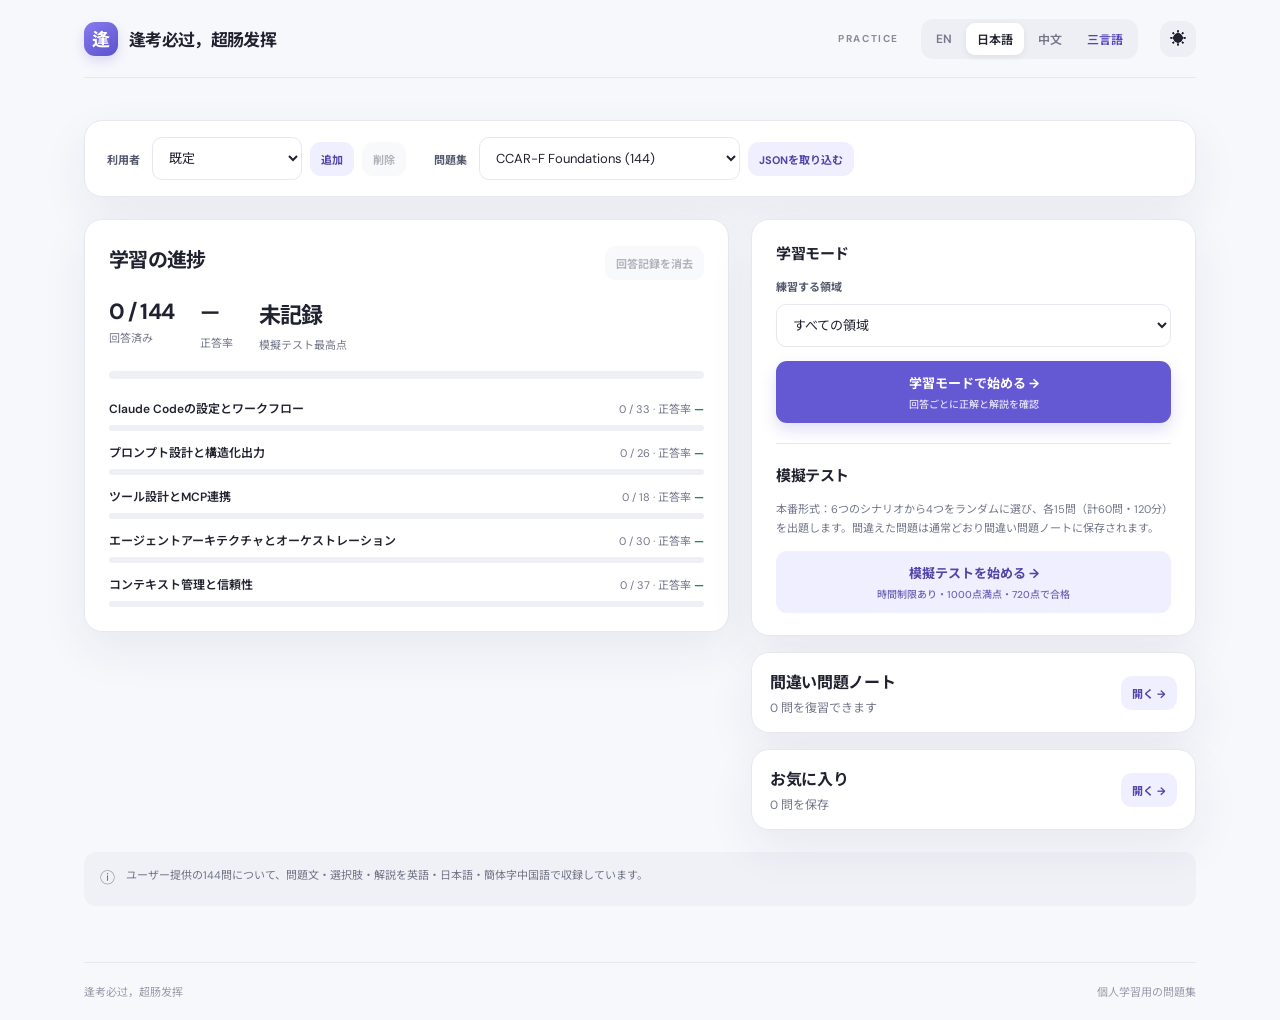
<file: index.html>
<!doctype html>
<html lang="ja">
  <head>
    <meta charset="UTF-8" />
    <meta name="viewport" content="width=device-width, initial-scale=1.0, viewport-fit=cover" />
    <meta name="apple-mobile-web-app-capable" content="yes" />
    <meta name="mobile-web-app-capable" content="yes" />
    <meta name="apple-mobile-web-app-status-bar-style" content="default" />
    <meta name="theme-color" content="#f7f8fc" />
    <meta name="description" content="Practice question banks in English, Japanese, and Simplified Chinese." />
    <title>逢考必过，超肠发挥</title>
    <link rel="preconnect" href="https://fonts.googleapis.com" />
    <link rel="preconnect" href="https://fonts.gstatic.com" crossorigin />
    <link href="https://fonts.googleapis.com/css2?family=DM+Sans:wght@400;500;600;700&family=Noto+Sans+JP:wght@400;500;600;700&family=Noto+Sans+SC:wght@400;500;600;700&display=swap" rel="stylesheet" />
    <link rel="stylesheet" href="styles.css?v=20261113k" />
    <script src="theme.js"></script>
  </head>
  <body>
    <div class="app-shell">
      <header class="topbar">
        <a class="brand" href="#" aria-label="逢考必过，超肠发挥 home" id="home-link">
          <span class="brand-mark">逢</span>
          <span>逢考必过，超肠发挥</span>
        </a>
        <div class="topbar-right">
          <span class="exam-label">PRACTICE</span>
          <div class="language-switch" aria-label="Language">
            <button class="language-button" data-language="en" type="button">EN</button>
            <button class="language-button is-active" data-language="ja" type="button">日本語</button>
            <button class="language-button" data-language="zh" type="button">中文</button>
            <button class="language-button compare-button" data-language="all" type="button" aria-label="三言語対照表示">三言語</button>
          </div>
        </div>
      </header>

      <main id="app" class="main-content" aria-live="polite"></main>

      <footer class="site-footer">
        <span>逢考必过，超肠发挥</span>
        <span id="footer-note">個人学習用のオリジナル練習問題</span>
      </footer>
    </div>
    <script src="banks/ccar-f-foundations/questions.js"></script>
    <script src="banks/ccar-f-foundations/question-bank.js"></script>
    <script src="banks/ccar-f-foundations/translation-bank.js"></script>
    <script src="banks/ccar-f-foundations/scenarios.js?v=20261112a"></script>
    <script src="banks/manifest.js"></script>
    <script>window.N2_BANK_KEYS.forEach((key) => document.write(`<script src="banks/n2-${key}/question-bank.js?v=${window.N2_BANKS_VERSION}"><\/script>`));</script>
    <script src="bank-store.js"></script>
    <script src="app.js?v=20261113x"></script>
  </body>
</html>
</file>
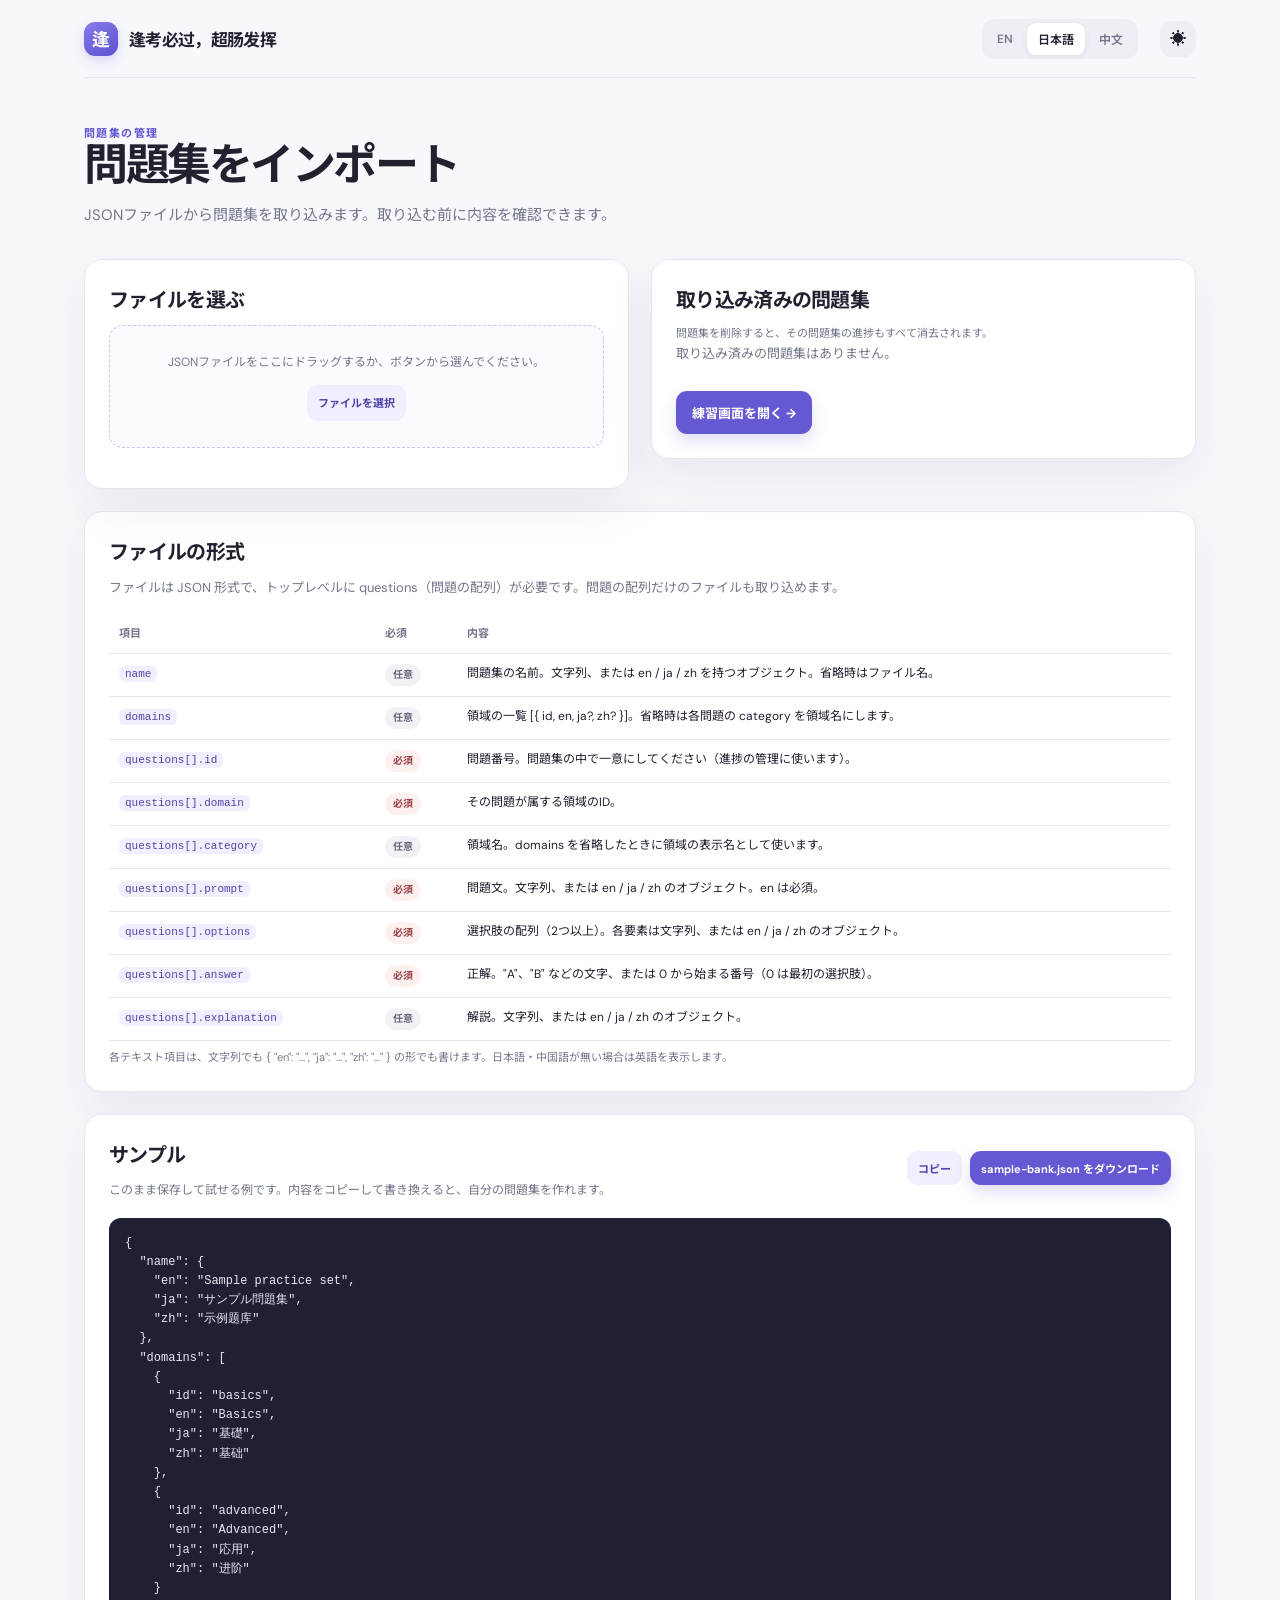
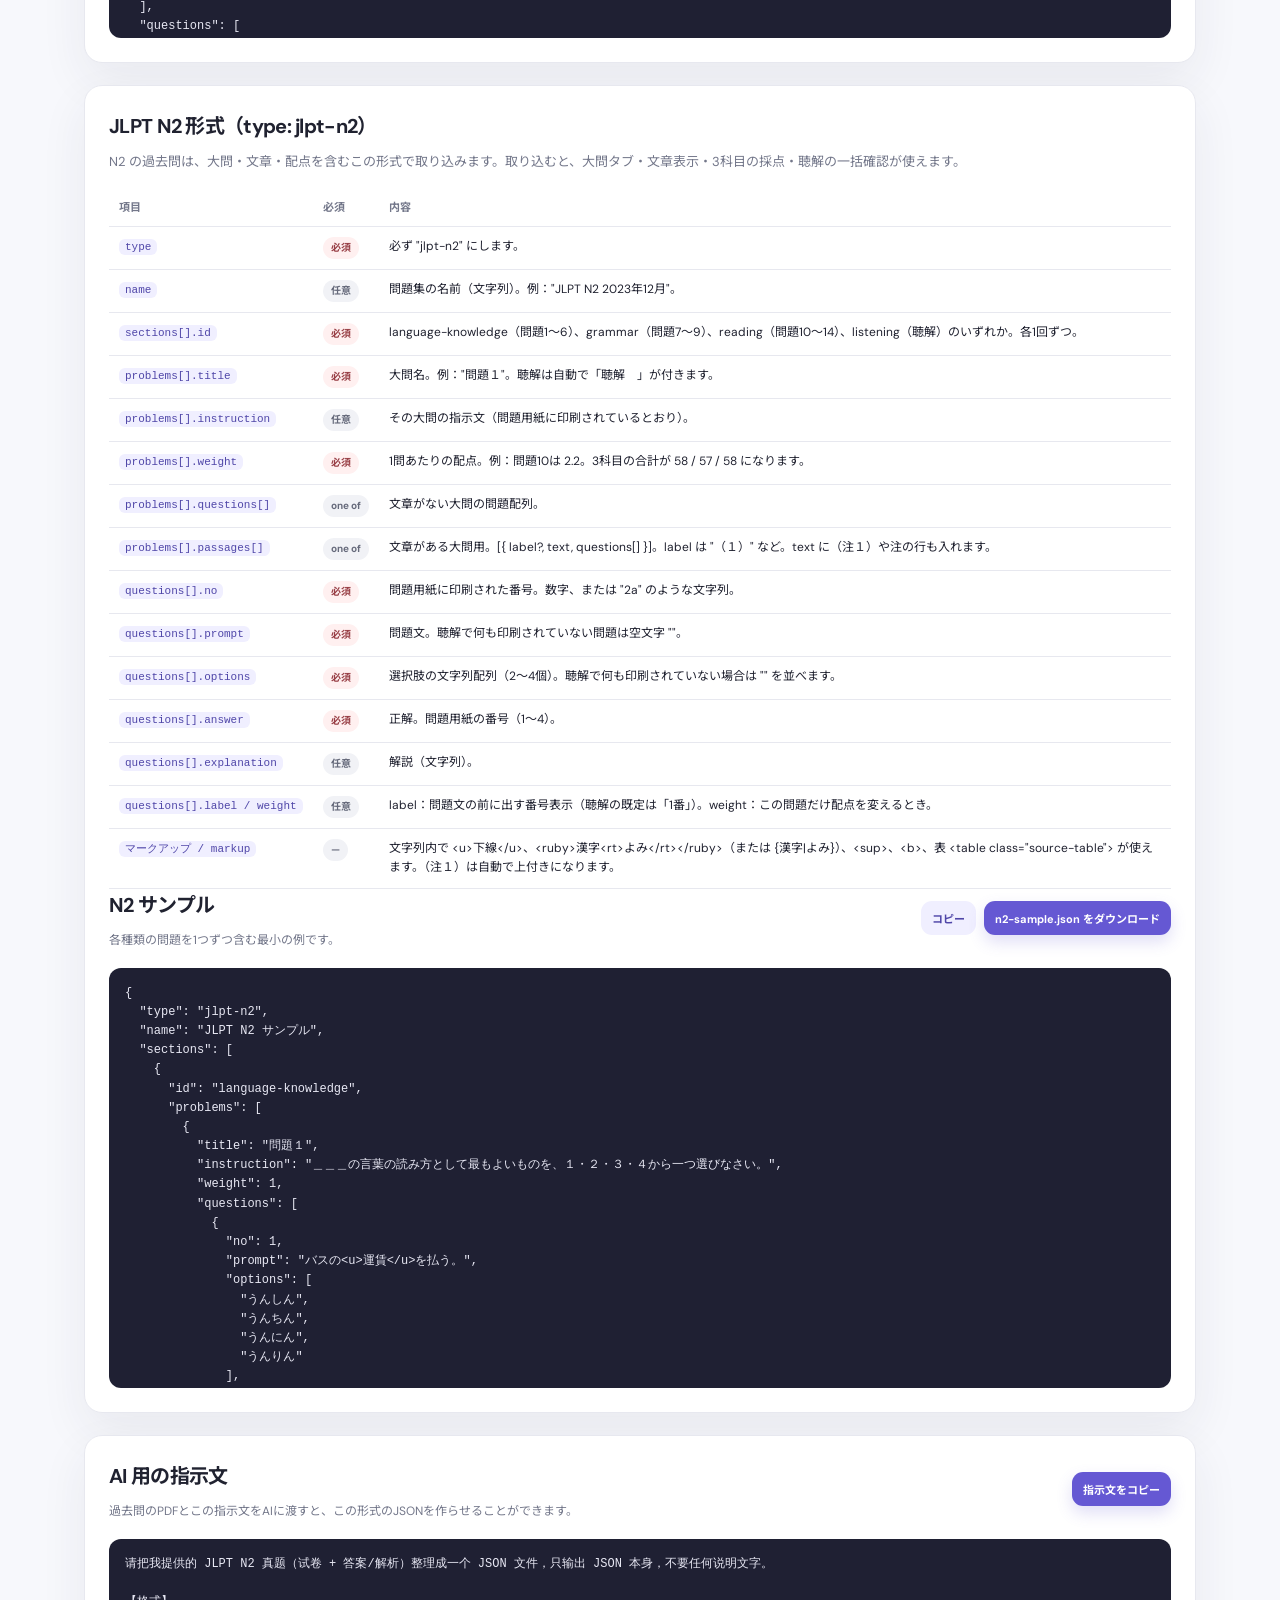
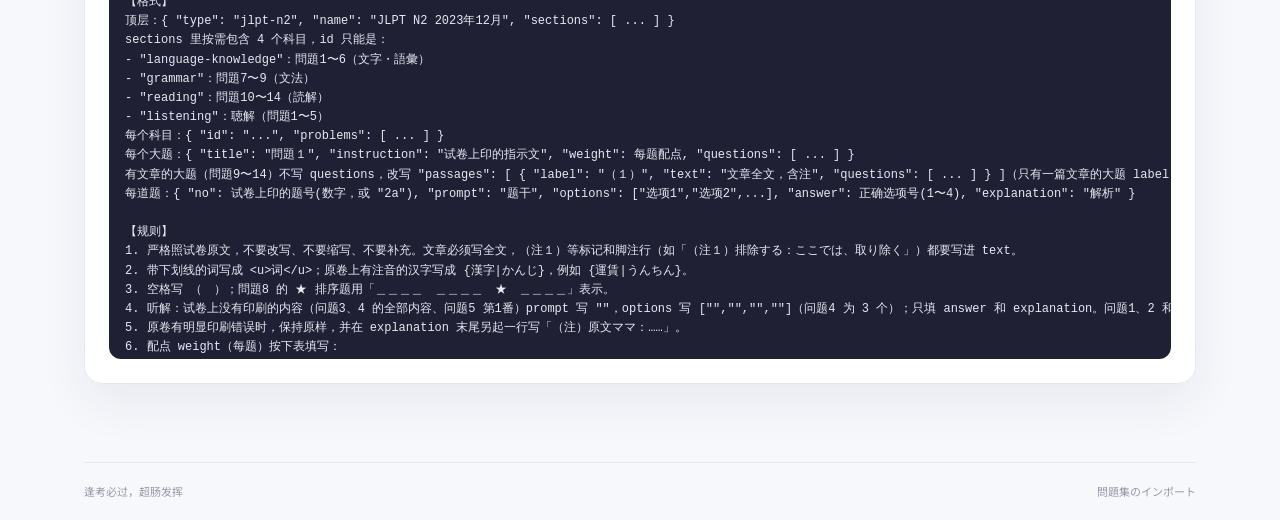
<file: import.html>
<!doctype html>
<html lang="ja">
  <head>
    <meta charset="UTF-8" />
    <meta name="viewport" content="width=device-width, initial-scale=1.0, viewport-fit=cover" />
    <meta name="apple-mobile-web-app-capable" content="yes" />
    <meta name="mobile-web-app-capable" content="yes" />
    <meta name="apple-mobile-web-app-status-bar-style" content="default" />
    <meta name="theme-color" content="#f7f8fc" />
    <meta name="description" content="Import question banks for 逢考必过，超肠发挥" />
    <title>Import · 逢考必过，超肠发挥</title>
    <link rel="preconnect" href="https://fonts.googleapis.com" />
    <link rel="preconnect" href="https://fonts.gstatic.com" crossorigin />
    <link href="https://fonts.googleapis.com/css2?family=DM+Sans:wght@400;500;600;700&family=Noto+Sans+JP:wght@400;500;600;700&family=Noto+Sans+SC:wght@400;500;600;700&display=swap" rel="stylesheet" />
    <link rel="stylesheet" href="styles.css" />
    <script src="theme.js"></script>
  </head>
  <body>
    <div class="app-shell">
      <header class="topbar">
        <a class="brand" href="index.html" aria-label="Back to practice">
          <span class="brand-mark">逢</span>
          <span>逢考必过，超肠发挥</span>
        </a>
        <div class="topbar-right">
          <div class="language-switch" aria-label="Language">
            <button class="language-button" data-lang="en" type="button">EN</button>
            <button class="language-button" data-lang="ja" type="button">日本語</button>
            <button class="language-button" data-lang="zh" type="button">中文</button>
          </div>
        </div>
      </header>

      <main class="main-content">
        <section class="hero">
          <div class="hero-copy">
            <div class="eyebrow" data-i18n="eyebrow"></div>
            <h1 data-i18n="title"></h1>
            <p class="lead" data-i18n="lead"></p>
          </div>
        </section>

        <div class="import-grid">
          <section class="card import-card">
            <h2 data-i18n="pickHeading"></h2>
            <label class="dropzone" id="dropzone">
              <input type="file" id="file-input" accept=".json,application/json" hidden />
              <span class="dropzone-text" data-i18n="dropText"></span>
              <span class="btn btn-secondary btn-small" data-i18n="pickButton"></span>
            </label>
            <div id="preview" class="import-preview" aria-live="polite"></div>
          </section>

          <section class="card import-card">
            <h2 data-i18n="savedHeading"></h2>
            <p class="workspace-hint" data-i18n="savedHint"></p>
            <div id="saved-list" class="saved-list"></div>
            <a class="btn btn-primary import-open" href="index.html" data-i18n="openPractice"></a>
          </section>
        </div>

        <section class="card import-card">
          <h2 data-i18n="formatHeading"></h2>
          <p class="lead-small" data-i18n="formatIntro"></p>
          <div class="table-scroll">
            <table class="format-table">
              <thead>
                <tr><th data-i18n="colField"></th><th data-i18n="colRequired"></th><th data-i18n="colDesc"></th></tr>
              </thead>
              <tbody id="format-rows"></tbody>
            </table>
          </div>
          <p class="workspace-hint" data-i18n="formatNote"></p>
        </section>

        <section class="card import-card">
          <div class="card-heading">
            <div>
              <h2 data-i18n="sampleHeading"></h2>
              <p data-i18n="sampleIntro"></p>
            </div>
            <div class="workspace-row">
              <button class="btn btn-secondary btn-small" id="copy-sample" type="button" data-i18n="copySample"></button>
              <button class="btn btn-primary btn-small" id="download-sample" type="button" data-i18n="downloadSample"></button>
            </div>
          </div>
          <pre class="sample-code" id="sample-code"></pre>
        </section>

        <section class="card import-card">
          <h2 data-i18n="n2Heading"></h2>
          <p class="lead-small" data-i18n="n2Intro"></p>
          <div class="table-scroll">
            <table class="format-table">
              <thead>
                <tr><th data-i18n="colField"></th><th data-i18n="colRequired"></th><th data-i18n="colDesc"></th></tr>
              </thead>
              <tbody id="n2-format-rows"></tbody>
            </table>
          </div>
          <div class="card-heading">
            <div>
              <h2 data-i18n="n2SampleHeading"></h2>
              <p data-i18n="n2SampleIntro"></p>
            </div>
            <div class="workspace-row">
              <button class="btn btn-secondary btn-small" id="copy-n2-sample" type="button" data-i18n="copySample"></button>
              <button class="btn btn-primary btn-small" id="download-n2-sample" type="button" data-i18n="n2DownloadSample"></button>
            </div>
          </div>
          <pre class="sample-code" id="n2-sample-code"></pre>
        </section>

        <section class="card import-card">
          <div class="card-heading">
            <div>
              <h2 data-i18n="n2PromptHeading"></h2>
              <p data-i18n="n2PromptIntro"></p>
            </div>
            <div class="workspace-row">
              <button class="btn btn-primary btn-small" id="copy-n2-prompt" type="button" data-i18n="n2CopyPrompt"></button>
            </div>
          </div>
          <pre class="sample-code" id="n2-prompt-code"></pre>
        </section>
      </main>

      <footer class="site-footer">
        <span>逢考必过，超肠发挥</span>
        <span data-i18n="footer"></span>
      </footer>
    </div>
    <script src="n2-format.js"></script>
    <script src="bank-store.js"></script>
    <script src="import.js"></script>
  </body>
</html>
</file>
<file: styles.css>
:root {
  color-scheme: light;
  --ink: #202230;
  --muted: #73778a;
  --line: #e7e8ef;
  --surface: #ffffff;
  --canvas: #f7f8fc;
  --purple: #6558d3;
  --purple-dark: #5145bd;
  --purple-soft: #f0efff;
  --green: #16835b;
  --green-soft: #eaf7f0;
  --red: #c34d55;
  --red-soft: #fff0f0;
  --shadow: 0 18px 48px rgba(39, 39, 68, .07);
  font-family: "DM Sans", "Noto Sans JP", "Noto Sans SC", sans-serif;
  font-synthesis: none;
}

* { box-sizing: border-box; }
body { margin: 0; background: var(--canvas); color: var(--ink); min-width: 320px; }
button, select { font: inherit; }
button { cursor: pointer; }
button:focus-visible, select:focus-visible, a:focus-visible { outline: 3px solid #a59df2; outline-offset: 3px; }
.app-shell { max-width: 1180px; min-height: 100vh; margin: 0 auto; padding: 0 34px; display: flex; flex-direction: column; }
.topbar { height: 78px; display: flex; align-items: center; justify-content: space-between; border-bottom: 1px solid var(--line); }
.brand { display: inline-flex; gap: 11px; align-items: center; color: var(--ink); text-decoration: none; font-weight: 700; letter-spacing: -.04em; font-size: 17px; }
.brand-mark { display: grid; place-items: center; width: 34px; height: 34px; border-radius: 11px; color: white; background: linear-gradient(145deg, #877bed, #5d51ce); font-weight: 700; font-size: 18px; box-shadow: 0 5px 12px #6558d333; }
.brand-light { color: var(--muted); font-weight: 500; margin-left: 4px; }
.topbar-right { display: flex; align-items: center; gap: 22px; }
.exam-label { color: #888b9a; font-size: 10px; font-weight: 700; letter-spacing: .16em; }
.language-switch { display: flex; gap: 3px; padding: 4px; border-radius: 12px; background: #eeeff5; }
.language-button { border: 0; background: transparent; color: #74778a; border-radius: 9px; padding: 7px 11px; font-size: 12px; font-weight: 600; }
.language-button.is-active { background: #fff; color: var(--ink); box-shadow: 0 2px 6px #20223012; }
.compare-button { color: #5145bd; }
.translation-list { display: grid; gap: 7px; width: 100%; }
.translation { display: grid; grid-template-columns: 48px minmax(0, 1fr); gap: 9px; align-items: start; line-height: 1.65; }
.translation > b { color: var(--purple); font-size: 9px; letter-spacing: .06em; padding-top: 2px; }
.translation > span { min-width: 0; white-space: pre-line; }
.question-text .translation-list { gap: 10px; }
.question-text .translation { grid-template-columns: 54px minmax(0, 1fr); }
.option .translation-list { gap: 6px; }
.feedback .translation-list { gap: 9px; }
.domain-name .translation-list { gap: 3px; }
.site-footer .translation-list { max-width: 310px; }
.main-content { flex: 1; padding: 42px 0 56px; }
.site-footer { min-height: 58px; border-top: 1px solid var(--line); color: #989baa; font-size: 11px; display: flex; align-items: center; justify-content: space-between; }
.eyebrow { color: var(--purple); font-weight: 700; letter-spacing: .13em; text-transform: uppercase; font-size: 11px; }
h1, h2, h3, p { margin-top: 0; }
h1 { margin-bottom: 12px; font-size: clamp(30px, 4vw, 44px); line-height: 1.14; letter-spacing: -.055em; }
h2 { font-size: 20px; letter-spacing: -.035em; margin-bottom: 8px; }
h3 { font-size: 15px; margin-bottom: 6px; }
.lead { max-width: 650px; color: var(--muted); font-size: 15px; line-height: 1.8; margin-bottom: 0; }
.hero { display: flex; align-items: flex-end; justify-content: space-between; gap: 30px; margin: 4px 0 30px; }
.hero-copy { max-width: 720px; }
.hero-stat { text-align: right; min-width: 130px; padding-bottom: 5px; }
.hero-stat strong { display: block; font-size: 35px; letter-spacing: -.06em; }
.hero-stat span { color: var(--muted); font-size: 12px; }
.dashboard-grid { display: grid; grid-template-columns: minmax(0, 1.55fr) minmax(280px, .8fr); gap: 22px; align-items: start; }
.card { background: var(--surface); border: 1px solid var(--line); border-radius: 18px; box-shadow: var(--shadow); }
.domain-card { padding: 24px; }
.card-heading { display: flex; align-items: center; justify-content: space-between; gap: 12px; margin-bottom: 20px; }
.card-heading p { color: var(--muted); font-size: 12px; margin: 0; }
.domain-list { display: grid; gap: 12px; }
.domain-row { display: grid; grid-template-columns: minmax(0, 1fr) auto; gap: 8px 14px; align-items: center; }
.domain-name { font-size: 12px; font-weight: 600; }
.domain-count { font-size: 11px; color: var(--muted); white-space: nowrap; }
.domain-track { grid-column: 1 / -1; height: 6px; border-radius: 8px; background: #eff0f5; overflow: hidden; }
.domain-fill { height: 100%; border-radius: inherit; background: linear-gradient(90deg, #8a7ff0, #6053d2); }
.actions-card { padding: 24px; }
.actions-card .lead-small { color: var(--muted); font-size: 13px; line-height: 1.7; margin: 0 0 20px; }
.select-label { display: block; color: #55596d; font-size: 11px; font-weight: 700; margin: 0 0 7px; }
.domain-select { width: 100%; padding: 11px 12px; border: 1px solid var(--line); border-radius: 10px; background: #fff; color: var(--ink); margin-bottom: 14px; font-size: 13px; }
.button-stack { display: grid; gap: 10px; }
.btn { border: 0; border-radius: 11px; padding: 12px 16px; font-size: 13px; font-weight: 700; transition: transform .15s, background .15s, box-shadow .15s; }
.btn:hover { transform: translateY(-1px); }
.btn-primary { color: white; background: var(--purple); box-shadow: 0 7px 16px #6558d333; }
.btn-primary:hover { background: var(--purple-dark); }
.btn-secondary { color: #4f46a8; background: var(--purple-soft); }
.btn-quiet { color: #55596d; background: #f1f2f6; }
.btn:disabled { cursor: not-allowed; opacity: .45; transform: none; box-shadow: none; }
.saved-progress { margin-top: 16px; padding-top: 15px; border-top: 1px solid var(--line); display: flex; justify-content: space-between; color: var(--muted); font-size: 11px; }
.saved-progress strong { color: var(--ink); }
.wrong-book-section { margin-top: 22px; padding: 24px; }
.wrong-book-heading { display: flex; justify-content: space-between; align-items: center; gap: 18px; }
.wrong-book-heading h2 { margin-bottom: 5px; }
.wrong-book-heading p { margin: 0; color: var(--muted); font-size: 12px; }
.wrong-book-actions { display: flex; align-items: center; gap: 9px; }
.btn-small { padding: 9px 11px; font-size: 11px; }
.wrong-book-preview { display: grid; gap: 7px; margin-top: 17px; }
.wrong-book-row { display: flex; align-items: stretch; gap: 8px; min-width: 0; }
.wrong-book-item { display: grid; grid-template-columns: 46px minmax(0, 1fr) auto; align-items: center; gap: 12px; flex: 1; min-width: 0; padding: 11px 12px; border: 1px solid var(--line); border-radius: 10px; background: #fff; color: var(--ink); text-align: left; }
.wrong-book-id { color: var(--purple); font-size: 11px; font-weight: 700; }
.wrong-book-question { min-width: 0; display: block; color: #626678; font-size: 11px; line-height: 1.5; }
.wrong-book-question > span { display: -webkit-box; -webkit-line-clamp: 2; -webkit-box-orient: vertical; overflow: hidden; }
.wrong-book-question small { display: block; margin-top: 4px; color: var(--red); font-size: 10px; font-weight: 700; }
.wrong-book-item:hover { border-color: #aaa2ef; background: #fcfbff; }
.wrong-book-remove { align-self: center; flex: 0 0 auto; border: 1px solid #f0d6d7; border-radius: 9px; padding: 8px 10px; background: #fff7f7; color: #a34048; font-size: 11px; font-weight: 600; }
.wrong-book-remove:hover { border-color: #dc989c; background: var(--red-soft); }
.wrong-book-preview .empty-note { margin: 3px 0 0; }
.disclaimer { display: flex; gap: 11px; align-items: flex-start; margin-top: 22px; padding: 14px 16px; border-radius: 12px; background: #f0f1f7; color: #6f7384; font-size: 11px; line-height: 1.7; }
.disclaimer-icon { flex: 0 0 auto; font-size: 15px; }
.resume-card { margin: -8px 0 22px; padding: 20px 24px; display: flex; justify-content: space-between; align-items: center; gap: 18px; border-color: #dcd9ff; background: linear-gradient(115deg, #fff, #f8f7ff); }
.resume-card h2 { margin: 10px 0 4px; font-size: 17px; }
.resume-card p { margin: 0; color: var(--muted); font-size: 12px; }
.resume-actions { display: flex; align-items: center; gap: 9px; }
.workspace-card { margin: 0 0 22px; padding: 20px 24px; display: grid; gap: 14px; }
.workspace-grid { display: grid; grid-template-columns: repeat(auto-fit, minmax(300px, 1fr)); gap: 20px; }
.workspace-field .select-label { margin-top: 0; }
.workspace-row { display: flex; flex-wrap: wrap; align-items: center; gap: 8px; }
.workspace-row .domain-select { flex: 1 1 160px; min-width: 0; width: auto; margin-bottom: 0; }
.workspace-hint { margin: 8px 0 0; color: var(--muted); font-size: 11px; line-height: 1.6; }
.workspace-notice { margin: 0; padding: 10px 12px; border-radius: 10px; font-size: 12px; line-height: 1.6; }
.workspace-notice.is-ok { color: #176d4d; background: var(--green-soft); }
.workspace-notice.is-error { color: #994047; background: var(--red-soft); }
.import-grid { display: grid; grid-template-columns: repeat(auto-fit, minmax(300px, 1fr)); gap: 22px; align-items: start; margin-bottom: 22px; }
.import-card { padding: 24px; margin-bottom: 22px; }
.import-grid .import-card { margin-bottom: 0; }
.import-card h2 { margin: 0 0 12px; }
.import-card .lead-small { color: var(--muted); font-size: 13px; line-height: 1.7; margin: 0 0 16px; }
.dropzone { display: grid; justify-items: center; gap: 12px; padding: 26px 18px; border: 1.5px dashed #c9c4f5; border-radius: 14px; background: #fbfbff; color: var(--muted); text-align: center; font-size: 12px; line-height: 1.7; cursor: pointer; transition: border-color .15s, background .15s; }
.dropzone:hover, .dropzone.is-dragover { border-color: var(--purple); background: var(--purple-soft); }
.import-preview { margin-top: 16px; }
.preview-box { display: grid; gap: 12px; padding: 16px; border: 1px solid var(--line); border-radius: 12px; background: #fff; }
.preview-facts { display: flex; flex-wrap: wrap; gap: 22px; margin: 0; }
.preview-facts dt { color: var(--muted); font-size: 11px; font-weight: 600; }
.preview-facts dd { margin: 3px 0 0; font-size: 15px; font-weight: 700; }
.preview-label { margin: 0; color: #55596d; font-size: 11px; font-weight: 700; }
.preview-domains { display: grid; gap: 7px; margin: 0; padding: 0; list-style: none; font-size: 12px; }
.preview-domains li { display: flex; justify-content: space-between; align-items: center; gap: 10px; }
.preview-sample { margin: 0; padding: 10px 12px; border-radius: 10px; background: #f6f6fa; color: #5a5e70; font-size: 12px; line-height: 1.6; }
.saved-list { display: grid; gap: 8px; margin-bottom: 16px; }
.saved-row { display: flex; justify-content: space-between; align-items: center; gap: 12px; padding: 11px 12px; border: 1px solid var(--line); border-radius: 10px; background: #fff; }
.saved-info { display: grid; gap: 3px; min-width: 0; font-size: 12px; color: var(--muted); }
.saved-info strong { color: var(--ink); font-size: 13px; overflow-wrap: anywhere; }
.saved-active { color: var(--purple); font-weight: 700; }
.import-open { display: inline-block; text-decoration: none; }
.table-scroll { overflow-x: auto; }
.format-table { width: 100%; border-collapse: collapse; font-size: 12px; line-height: 1.6; }
.format-table th, .format-table td { padding: 10px 10px; border-bottom: 1px solid var(--line); text-align: left; vertical-align: top; }
.format-table th { color: var(--muted); font-size: 11px; font-weight: 700; }
.format-table code { font-size: 11px; color: #4f46a8; background: var(--purple-soft); padding: 2px 6px; border-radius: 6px; white-space: nowrap; }
.req-pill { display: inline-block; padding: 3px 8px; border-radius: 20px; background: #f1f2f6; color: #666a7b; font-size: 10px; font-weight: 700; white-space: nowrap; }
.req-pill.is-required { background: var(--red-soft); color: #994047; }
.sample-code { margin: 0; max-height: 420px; overflow: auto; padding: 16px; border-radius: 12px; background: #1f2033; color: #e8e8f4; font-size: 12px; line-height: 1.6; white-space: pre; }
.session-choice-backdrop { position: fixed; inset: 0; z-index: 1000; display: grid; place-items: center; padding: 20px; background: rgba(27, 28, 42, .46); -webkit-backdrop-filter: blur(3px); backdrop-filter: blur(3px); }
.session-choice-dialog { width: min(100%, 460px); padding: 27px; border: 1px solid var(--line); border-radius: 18px; background: var(--surface); box-shadow: 0 24px 70px rgba(21, 22, 38, .22); }
.session-choice-dialog h2 { margin-bottom: 9px; }
.session-choice-dialog > p { margin-bottom: 22px; color: var(--muted); font-size: 13px; line-height: 1.7; }
.session-choice-actions { display: grid; gap: 9px; }
.session-choice-actions .text-button { padding: 10px; }
.quiz-wrap { max-width: 820px; margin: 0 auto; }
.quiz-topline { display: flex; justify-content: space-between; align-items: center; gap: 15px; margin-bottom: 18px; }
.quiz-mode { color: var(--purple); background: var(--purple-soft); border-radius: 20px; padding: 7px 12px; font-size: 11px; font-weight: 700; }
.quiz-top-actions { display: flex; align-items: center; gap: 15px; }
.timer { font-variant-numeric: tabular-nums; color: #5d6072; font-size: 13px; font-weight: 700; }
/* Keep the mock-exam countdown visible while the page scrolls. */
.exam-float { position: fixed; top: 12px; right: 16px; z-index: 50; display: flex; align-items: center; gap: 10px; padding: 4px 14px; border: 1px solid var(--line); border-radius: 20px; background: var(--surface); box-shadow: 0 6px 20px rgba(21, 22, 38, .14); }
.exam-float .timer { font-size: 14px; }
.exam-float .text-button { padding: 4px 0; white-space: nowrap; }
.text-button { border: 0; background: transparent; color: var(--muted); font-size: 12px; font-weight: 600; padding: 7px 0; }
.progress-line { height: 5px; background: #e9eaf1; border-radius: 8px; overflow: hidden; margin-bottom: 23px; }
.progress-value { height: 100%; background: var(--purple); border-radius: inherit; transition: width .25s ease; }
.question-card { padding: clamp(22px, 4vw, 34px); }
.question-meta { display: flex; justify-content: space-between; align-items: center; gap: 12px; margin-bottom: 17px; }
.question-number { color: var(--muted); font-size: 12px; font-weight: 600; }
.topic-pill { border-radius: 20px; background: #f4f4f8; padding: 6px 10px; color: #666a7b; font-size: 10px; font-weight: 600; }
.question-text { font-size: clamp(16px, 2.25vw, 18px); line-height: 1.75; font-weight: 600; letter-spacing: -.025em; margin-bottom: 24px; white-space: pre-line; }
.options { display: grid; gap: 10px; }
.option { display: grid; grid-template-columns: 34px 1fr; gap: 12px; align-items: start; text-align: left; width: 100%; padding: 14px 15px; border-radius: 12px; background: white; border: 1px solid var(--line); color: var(--ink); line-height: 1.65; font-size: 13px; transition: border .15s, background .15s, transform .15s; }
.option:hover:not(:disabled) { border-color: #aaa2ef; transform: translateY(-1px); }
.option-letter { display: grid; place-items: center; width: 27px; height: 27px; border-radius: 8px; background: #f1f2f6; color: #74778a; font-size: 11px; font-weight: 700; }
.option.is-selected { border-color: var(--purple); background: #faf9ff; box-shadow: 0 0 0 2px #6558d313; }
.option.is-selected .option-letter { color: white; background: var(--purple); }
.option.is-correct { border-color: #91d5b6; background: var(--green-soft); }
.option.is-correct .option-letter { color: white; background: var(--green); }
.option.is-wrong { border-color: #efb4b7; background: var(--red-soft); }
.option.is-wrong .option-letter { color: white; background: var(--red); }
.option:disabled { cursor: default; }
.feedback { display: none; margin-top: 18px; padding: 16px; border-radius: 12px; line-height: 1.7; font-size: 12px; }
.feedback.is-visible { display: block; }
.feedback.is-good { color: #176d4d; background: var(--green-soft); }
.feedback.is-bad { color: #994047; background: var(--red-soft); }
.feedback strong { display: block; margin-bottom: 4px; }
.quiz-controls { display: flex; justify-content: space-between; gap: 12px; margin-top: 18px; }
.quiz-controls .right-controls { display: flex; gap: 9px; }
.question-map { margin-top: 16px; display: flex; flex-wrap: wrap; gap: 6px; }
.map-dot { display: grid; place-items: center; width: 27px; height: 27px; border: 1px solid var(--line); border-radius: 8px; background: white; color: var(--muted); font-size: 10px; }
.map-dot.is-current { border-color: var(--purple); color: var(--purple); box-shadow: inset 0 0 0 1px var(--purple); }
.map-dot.is-answered { background: var(--purple-soft); border-color: #d8d4ff; color: #4e44ad; }
.map-dot.is-practiced { border-bottom: 2px solid var(--purple); }
.progress-card { margin-bottom: 22px; padding: 24px; }
.progress-summary { display: flex; flex-wrap: wrap; align-items: baseline; gap: 6px 14px; margin-bottom: 10px; color: var(--muted); font-size: 12px; }
.progress-summary strong { color: var(--ink); font-size: 22px; }
.progress-total { height: 8px; margin-bottom: 20px; }
.question-meta-left { display: flex; flex-wrap: wrap; align-items: center; gap: 8px; }
.question-meta-right { display: flex; flex-wrap: wrap; align-items: center; justify-content: flex-end; gap: 8px; }
.favorite-toggle { border: 1px solid var(--line); border-radius: 20px; background: white; padding: 6px 10px; color: var(--muted); font-size: 10px; font-weight: 700; }
.favorite-toggle.is-on { border-color: #f0d58a; background: #fff9e6; color: #8a6400; }
.practice-mark { border-radius: 20px; padding: 5px 10px; background: var(--purple-soft); color: #4e44ad; font-size: 10px; font-weight: 700; }
.practice-mark.is-good { background: var(--green-soft); color: #176d4d; }
.practice-mark.is-bad { background: var(--red-soft); color: #994047; }
.result-wrap { max-width: 840px; margin: 12px auto 0; }
.result-hero { padding: 34px; text-align: center; }
.score-ring { width: 132px; height: 132px; display: grid; place-items: center; margin: 22px auto 16px; border-radius: 50%; background: conic-gradient(var(--purple) var(--score), #eeedf8 0); position: relative; }
.score-ring::before { content: ""; position: absolute; inset: 9px; border-radius: inherit; background: white; }
.score-number { position: relative; z-index: 1; font-size: 31px; font-weight: 700; letter-spacing: -.05em; }
.score-number.is-points { font-size: 20px; letter-spacing: -.04em; }
.result-subtitle { color: var(--muted); font-size: 13px; margin: 0; }
.result-details { margin-top: 18px; text-align: left; }
.result-item { border-top: 1px solid var(--line); padding: 18px 0; }
.result-item-head { display: flex; justify-content: space-between; gap: 12px; font-size: 12px; font-weight: 700; margin-bottom: 8px; }
.result-item p { color: #6e7283; font-size: 12px; line-height: 1.7; margin: 0; }
.result-actions { display: flex; justify-content: center; gap: 10px; margin-top: 22px; }
.empty-note { color: var(--muted); font-size: 13px; }

@media (max-width: 760px) {
  .app-shell { padding: 0 18px; }
  .topbar { height: 68px; }
  .topbar-right { gap: 10px; }
  .language-switch { gap: 1px; padding: 3px; }
  .language-button { padding: 6px 7px; font-size: 10px; }
  .exam-label { display: none; }
  .main-content { padding: 30px 0 38px; }
  .hero { display: block; }
  .hero-stat { text-align: left; margin-top: 18px; }
  .hero-stat strong { display: inline; font-size: 25px; margin-right: 7px; }
  .dashboard-grid { grid-template-columns: 1fr; }
  .domain-card, .actions-card { padding: 20px; }
  .wrong-book-section { padding: 18px; }
  .wrong-book-heading { align-items: flex-start; flex-direction: column; }
  .wrong-book-actions { width: 100%; justify-content: space-between; }
  .wrong-book-row { gap: 5px; }
  .wrong-book-item { grid-template-columns: 32px minmax(0, 1fr); gap: 7px; padding: 9px 8px; }
  .wrong-book-item .topic-pill { display: none; }
  .wrong-book-remove { padding: 7px; font-size: 10px; }
  .resume-card { align-items: flex-start; flex-direction: column; padding: 18px; }
  .resume-actions { width: 100%; justify-content: space-between; }
  .quiz-topline { align-items: flex-start; }
  .quiz-top-actions { gap: 9px; }
  .question-card { padding: 20px 16px; }
  .question-meta { align-items: flex-start; }
  .topic-pill { max-width: 60%; text-align: right; }
  .site-footer { gap: 10px; font-size: 10px; }
  .translation { grid-template-columns: 42px minmax(0, 1fr); gap: 6px; }
  .question-text .translation { grid-template-columns: 44px minmax(0, 1fr); }
}

.collection-grid { display: grid; grid-template-columns: repeat(auto-fit, minmax(260px, 1fr)); gap: 18px; margin-top: 22px; }
.collection-button { display: flex; justify-content: space-between; align-items: center; gap: 14px; width: 100%; padding: 20px 22px; text-align: left; color: var(--ink); cursor: pointer; transition: border-color .15s, transform .15s; }
.collection-button:hover { border-color: #aaa2ef; transform: translateY(-1px); }
.collection-text { display: grid; gap: 5px; min-width: 0; }
.collection-title { font-size: 16px; font-weight: 700; letter-spacing: -.02em; }
.collection-count { color: var(--muted); font-size: 12px; }
.collection-wrap { max-width: 860px; margin: 0 auto; }
.collection-wrap .wrong-book-section { margin-top: 18px; }
.collection-wrap .wrong-book-preview { gap: 9px; }

.workspace-card { padding: 16px 22px; }
.workspace-bar { display: flex; flex-wrap: wrap; gap: 16px 28px; align-items: center; }
.workspace-group { display: flex; flex-wrap: wrap; align-items: center; gap: 8px; }
.workspace-group .select-label { margin: 0 4px 0 0; }
.workspace-group .domain-select { width: auto; min-width: 150px; margin-bottom: 0; }
.workspace-card .workspace-notice { margin-top: 12px; }
.home-grid { display: grid; grid-template-columns: minmax(0, 1.45fr) minmax(280px, 1fr); gap: 22px; align-items: start; margin-top: 22px; }
.home-progress { padding: 24px; }
.home-progress .card-heading { margin-bottom: 16px; }
.stat-row { display: flex; flex-wrap: wrap; gap: 26px; margin-bottom: 16px; }
.stat { display: grid; gap: 3px; }
.stat strong { font-size: 22px; letter-spacing: -.04em; }
.stat span { color: var(--muted); font-size: 11px; }
.home-side { display: grid; gap: 16px; }
.home-side .actions-card { padding: 22px 24px; }
.home-side .collection-button { padding: 16px 18px; }
@media (max-width: 860px) {
  .home-grid { grid-template-columns: minmax(0, 1fr); }
}

.actions-card .mode-block { display: grid; gap: 10px; }
.actions-card .mode-block + .mode-block { margin-top: 20px; padding-top: 20px; border-top: 1px solid var(--line); }
.actions-card .mode-block h2 { margin: 0 0 4px; font-size: 15px; }
.actions-card .mode-block .select-label { margin-bottom: 0; }
.actions-card .mode-block .domain-select { margin-bottom: 4px; }
.actions-card .mode-block .lead-small { margin: 0 0 4px; font-size: 11px; }
.actions-card .mode-block .btn { width: 100%; }

/* iPhone / touch support */
html { -webkit-text-size-adjust: 100%; text-size-adjust: 100%; }
body { -webkit-tap-highlight-color: transparent; }
.app-shell { min-height: 100vh; min-height: 100dvh; padding-left: max(34px, env(safe-area-inset-left)); padding-right: max(34px, env(safe-area-inset-right)); }
.site-footer { padding-bottom: env(safe-area-inset-bottom); }
.session-choice-backdrop { padding-bottom: max(20px, env(safe-area-inset-bottom)); }
.btn, .option, .collection-button { touch-action: manipulation; }
.table-scroll, .sample-code { -webkit-overflow-scrolling: touch; }

@media (hover: none) {
  .btn:hover, .option:hover:not(:disabled), .collection-button:hover { transform: none; }
}

@media (max-width: 760px) {
  .app-shell { padding-left: max(16px, env(safe-area-inset-left)); padding-right: max(16px, env(safe-area-inset-right)); }
  .topbar { height: auto; min-height: 60px; padding: max(8px, env(safe-area-inset-top)) 0 8px; flex-wrap: wrap; gap: 8px; }
  .brand { font-size: 15px; }
  .topbar-right { flex: 1 1 auto; justify-content: flex-end; }
  .language-switch { flex-wrap: wrap; justify-content: flex-end; }
  .language-button { min-height: 36px; padding: 6px 9px; font-size: 11px; }
  /* 16px+ keeps iOS Safari from zooming when a field is focused */
  .domain-select, select, input, textarea { font-size: 16px; }
  .domain-select { min-height: 44px; }
  .btn { min-height: 46px; font-size: 14px; }
  .btn-small { min-height: 40px; }
  .text-button, .favorite-toggle, .wrong-book-remove { min-height: 40px; }
  .option { grid-template-columns: 30px 1fr; gap: 10px; padding: 14px 12px; font-size: 14px; }
  .option-letter { width: 28px; height: 28px; font-size: 12px; }
  .map-dot { width: 34px; height: 34px; font-size: 11px; }
  .question-map { gap: 7px; }
  .workspace-card { padding: 14px 16px; }
  .workspace-bar { flex-direction: column; align-items: stretch; gap: 12px; }
  .workspace-group { flex-wrap: wrap; }
  .workspace-group .domain-select { flex: 1 1 140px; min-width: 0; }
  .quiz-controls { position: sticky; bottom: 0; z-index: 5; margin: 14px -16px 0; padding: 10px 16px calc(10px + env(safe-area-inset-bottom)); background: rgba(247, 248, 252, .94); -webkit-backdrop-filter: blur(8px); backdrop-filter: blur(8px); border-top: 1px solid var(--line); }
  .quiz-controls .btn { flex: 1 1 auto; }
  .quiz-controls .right-controls { flex: 1 1 auto; }
  .quiz-controls .right-controls .btn { flex: 1 1 0; }
  .result-actions { flex-direction: column; }
  .result-hero { padding: 24px 16px; }
  .preview-facts { gap: 14px; }
  .saved-row { flex-wrap: wrap; }
  .collection-button { padding: 16px; }
  .home-progress, .import-card { padding: 18px; }
  .session-choice-dialog { padding: 22px 18px; }
}
.domain-accuracy { color: var(--green); font-weight: 700; }

/* Dark mode */
.theme-toggle { border: 0; flex: 0 0 auto; width: 36px; height: 36px; border-radius: 12px; background: #eeeff5; color: var(--ink); font-size: 16px; line-height: 1; touch-action: manipulation; }
:root[data-theme="dark"] {
  color-scheme: dark;
  --ink: #e8e9f2;
  --muted: #9a9db2;
  --line: #2c2e40;
  --surface: #1c1d2b;
  --canvas: #14151f;
  --purple: #8a7ff0;
  --purple-dark: #9b92f4;
  --purple-soft: #2a2850;
  --green: #3fbf8a;
  --green-soft: #17342b;
  --red: #e0707a;
  --red-soft: #3a2024;
  --shadow: 0 18px 48px rgba(0, 0, 0, .35);
}
[data-theme="dark"] .theme-toggle,
[data-theme="dark"] .language-switch { background: #262839; }
[data-theme="dark"] .language-button { color: #9a9db2; }
[data-theme="dark"] .language-button.is-active { background: #3a3c54; color: var(--ink); box-shadow: none; }
[data-theme="dark"] .compare-button { color: #b2a9f7; }
[data-theme="dark"] .exam-label,
[data-theme="dark"] .site-footer { color: #7d8095; }
[data-theme="dark"] .domain-select,
[data-theme="dark"] .option,
[data-theme="dark"] .wrong-book-item,
[data-theme="dark"] .saved-row,
[data-theme="dark"] .preview-box,
[data-theme="dark"] .favorite-toggle,
[data-theme="dark"] .map-dot { background: #232537; color: var(--ink); }
[data-theme="dark"] .map-dot { color: var(--muted); }
[data-theme="dark"] .map-dot.is-answered { background: var(--purple-soft); color: #c3bdfa; border-color: #4a4590; }
[data-theme="dark"] .map-dot.is-current { color: var(--purple); }
[data-theme="dark"] .option.is-selected { background: #2a2850; }
[data-theme="dark"] .option.is-correct { background: var(--green-soft); border-color: #2f7a5c; }
[data-theme="dark"] .option.is-wrong { background: var(--red-soft); border-color: #8a4a50; }
[data-theme="dark"] .option-letter { background: #333550; color: #b4b7cb; }
[data-theme="dark"] .option.is-selected .option-letter,
[data-theme="dark"] .option.is-correct .option-letter,
[data-theme="dark"] .option.is-wrong .option-letter { color: #fff; }
[data-theme="dark"] .option.is-selected .option-letter { background: var(--purple); }
[data-theme="dark"] .option.is-correct .option-letter { background: #1f9468; }
[data-theme="dark"] .option.is-wrong .option-letter { background: #c34d55; }
[data-theme="dark"] .btn-secondary { color: #c3bdfa; }
[data-theme="dark"] .btn-quiet,
[data-theme="dark"] .topic-pill,
[data-theme="dark"] .req-pill { background: #2a2c3f; color: #b4b7cb; }
[data-theme="dark"] .req-pill.is-required { background: var(--red-soft); color: #f0a0a6; }
[data-theme="dark"] .quiz-mode,
[data-theme="dark"] .practice-mark { color: #c3bdfa; }
[data-theme="dark"] .practice-mark.is-good,
[data-theme="dark"] .feedback.is-good,
[data-theme="dark"] .workspace-notice.is-ok { color: #7ee0b4; }
[data-theme="dark"] .practice-mark.is-bad,
[data-theme="dark"] .feedback.is-bad,
[data-theme="dark"] .workspace-notice.is-error { color: #f0a0a6; }
[data-theme="dark"] .favorite-toggle.is-on { background: #3a3218; border-color: #6d5a1c; color: #f0cf6a; }
[data-theme="dark"] .domain-track,
[data-theme="dark"] .progress-line { background: #2c2e40; }
[data-theme="dark"] .score-ring { background: conic-gradient(var(--purple) var(--score), #2c2e40 0); }
[data-theme="dark"] .score-ring::before { background: var(--surface); }
[data-theme="dark"] .resume-card { background: linear-gradient(115deg, #1c1d2b, #232246); border-color: #3b3870; }
[data-theme="dark"] .dropzone { background: #1f2030; border-color: #4a4590; }
[data-theme="dark"] .dropzone:hover,
[data-theme="dark"] .dropzone.is-dragover { background: var(--purple-soft); }
[data-theme="dark"] .disclaimer,
[data-theme="dark"] .preview-sample { background: #232537; color: #a5a8bc; }
[data-theme="dark"] .wrong-book-question,
[data-theme="dark"] .result-item p,
[data-theme="dark"] .timer,
[data-theme="dark"] .select-label,
[data-theme="dark"] .preview-label { color: #aeb1c5; }
[data-theme="dark"] .wrong-book-item:hover { background: #2a2c40; border-color: #5a54a8; }
[data-theme="dark"] .wrong-book-remove { background: #3a2024; border-color: #6b3a40; color: #f0a0a6; }
[data-theme="dark"] .format-table code { color: #c3bdfa; }
[data-theme="dark"] .session-choice-backdrop { background: rgba(0, 0, 0, .6); }
[data-theme="dark"] .collection-button:hover,
[data-theme="dark"] .option:hover:not(:disabled) { border-color: #6a63c4; }
@media (max-width: 760px) {
  [data-theme="dark"] .quiz-controls { background: rgba(20, 21, 31, .94); }
}

/* Eye-care mode: warm paper tone, lower contrast and no blue-white glare */
:root[data-theme="eye"] {
  --ink: #3b3a30;
  --muted: #7a7664;
  --line: #ddd5bb;
  --surface: #f8f2e0;
  --canvas: #f1ead6;
  --purple: #6b6a3f;
  --purple-dark: #57562f;
  --purple-soft: #e6e3c6;
  --green: #3f7d4e;
  --green-soft: #dfe9cc;
  --red: #b0564a;
  --red-soft: #f1dcce;
  --shadow: 0 14px 36px rgba(90, 80, 40, .09);
}
[data-theme="eye"] .brand-mark { background: linear-gradient(145deg, #8a8950, #666537); box-shadow: 0 5px 12px #6665372e; }
[data-theme="eye"] .theme-toggle,
[data-theme="eye"] .language-switch { background: #e6dec4; }
[data-theme="eye"] .language-button { color: #7a7664; }
[data-theme="eye"] .language-button.is-active { background: #f8f2e0; color: var(--ink); box-shadow: 0 2px 6px #5a50281a; }
[data-theme="eye"] .compare-button { color: #57562f; }
[data-theme="eye"] .exam-label,
[data-theme="eye"] .site-footer { color: #948f78; }
[data-theme="eye"] .domain-select,
[data-theme="eye"] .option,
[data-theme="eye"] .wrong-book-item,
[data-theme="eye"] .saved-row,
[data-theme="eye"] .preview-box,
[data-theme="eye"] .favorite-toggle,
[data-theme="eye"] .map-dot { background: #fbf7ea; color: var(--ink); }
[data-theme="eye"] .map-dot { color: var(--muted); }
[data-theme="eye"] .map-dot.is-answered { background: var(--purple-soft); border-color: #cfcb9f; color: #57562f; }
[data-theme="eye"] .option.is-selected { background: #eeeccf; box-shadow: 0 0 0 2px #6b6a3f1f; }
[data-theme="eye"] .option.is-correct { border-color: #9cc08a; }
[data-theme="eye"] .option.is-wrong { border-color: #d6a592; }
[data-theme="eye"] .option-letter { background: #ebe4cb; color: #7a7664; }
[data-theme="eye"] .option:hover:not(:disabled),
[data-theme="eye"] .collection-button:hover { border-color: #a9a66f; }
[data-theme="eye"] .btn-primary { box-shadow: 0 7px 16px #6b6a3f33; }
[data-theme="eye"] .btn-secondary,
[data-theme="eye"] .quiz-mode,
[data-theme="eye"] .practice-mark,
[data-theme="eye"] .format-table code { color: #57562f; }
[data-theme="eye"] .btn-quiet,
[data-theme="eye"] .topic-pill,
[data-theme="eye"] .req-pill { background: #ebe4cb; color: #6e6a56; }
[data-theme="eye"] .practice-mark.is-good,
[data-theme="eye"] .feedback.is-good,
[data-theme="eye"] .workspace-notice.is-ok { color: #2f6a3f; }
[data-theme="eye"] .practice-mark.is-bad,
[data-theme="eye"] .feedback.is-bad,
[data-theme="eye"] .workspace-notice.is-error { color: #94453b; }
[data-theme="eye"] .favorite-toggle.is-on { background: #f3e6b6; border-color: #d8c071; color: #7a5c00; }
[data-theme="eye"] .domain-track,
[data-theme="eye"] .progress-line { background: #e3dcc2; }
[data-theme="eye"] .domain-fill,
[data-theme="eye"] .progress-value { background: linear-gradient(90deg, #8a8950, #6b6a3f); }
[data-theme="eye"] .score-ring { background: conic-gradient(var(--purple) var(--score), #e3dcc2 0); }
[data-theme="eye"] .score-ring::before { background: var(--surface); }
[data-theme="eye"] .resume-card { background: linear-gradient(115deg, #f8f2e0, #f0ecd0); border-color: #d6d0a8; }
[data-theme="eye"] .dropzone { background: #f6f0dc; border-color: #c9c496; }
[data-theme="eye"] .dropzone:hover,
[data-theme="eye"] .dropzone.is-dragover { background: var(--purple-soft); }
[data-theme="eye"] .disclaimer,
[data-theme="eye"] .preview-sample { background: #ebe4cb; color: #6e6a56; }
[data-theme="eye"] .wrong-book-question,
[data-theme="eye"] .result-item p,
[data-theme="eye"] .timer,
[data-theme="eye"] .select-label,
[data-theme="eye"] .preview-label { color: #6a6652; }
[data-theme="eye"] .wrong-book-item:hover { background: #f1ecd2; border-color: #a9a66f; }
[data-theme="eye"] .wrong-book-remove { background: #f6e4d8; border-color: #e0bfae; color: #94453b; }
@media (max-width: 760px) {
  [data-theme="eye"] .quiz-controls { background: rgba(241, 234, 214, .94); }
}

/* Eye-care mode: livelier buttons */
[data-theme="eye"] .btn-primary { color: #fff; background: linear-gradient(180deg, #5f9a54, #468344); box-shadow: 0 8px 18px #46834440; }
[data-theme="eye"] .btn-primary:hover { background: linear-gradient(180deg, #55914b, #3d7a3b); }
[data-theme="eye"] .btn-secondary { color: #365f35; background: #d9e8bf; box-shadow: inset 0 0 0 1px #bcd69a; }
[data-theme="eye"] .btn-secondary:hover { background: #cfe0b2; }
[data-theme="eye"] .btn-quiet { color: #5e5a45; background: #ece3c5; box-shadow: inset 0 0 0 1px #d9cea5; }
[data-theme="eye"] .btn-quiet:hover { background: #e4d9b6; }
[data-theme="eye"] .brand-mark { background: linear-gradient(145deg, #6fa862, #468344); box-shadow: 0 5px 12px #46834440; }

/* Scenario mock exam: fixed scenario panel on the left, questions on the right. */
.quiz-wrap.is-scenario { max-width: 1180px; }
.scenario-layout { display: grid; grid-template-columns: minmax(280px, 380px) minmax(0, 1fr); gap: 18px; align-items: start; }
.scenario-panel { position: sticky; top: 16px; padding: 22px; max-height: calc(100vh - 32px); overflow-y: auto; }
.scenario-steps { display: flex; align-items: center; gap: 6px; flex-wrap: wrap; margin-bottom: 12px; }
.scenario-step-label { margin-right: auto; color: var(--purple); font-size: 11px; font-weight: 700; }
.scenario-step { display: grid; place-items: center; width: 26px; height: 26px; border: 1px solid var(--line); border-radius: 50%; background: transparent; color: var(--muted); font-size: 11px; }
.scenario-step.is-current { background: var(--purple); border-color: var(--purple); color: #fff; }
.scenario-title { margin: 0 0 10px; font-size: 17px; line-height: 1.35; }
.scenario-desc { margin: 0 0 14px; font-size: 13px; line-height: 1.75; color: var(--muted); }
.scenario-progress { font-size: 12px; font-weight: 700; color: var(--purple); }
@media (max-width: 860px) {
  .scenario-layout { grid-template-columns: 1fr; }
  .scenario-panel { position: static; max-height: none; }
}

.wrong-book-scenario { display: flex; justify-content: space-between; align-items: center; gap: 10px; margin: 14px 0 2px; padding-bottom: 6px; border-bottom: 1px solid var(--line); font-size: 13px; font-weight: 700; color: var(--purple); }
.wrong-book-scenario:first-child { margin-top: 0; }

.quiz-wrap.is-n2-quiz { max-width: 1180px; }
.n2-layout { display: grid; grid-template-columns: minmax(0, 1fr); gap: 18px; align-items: start; }
.n2-layout.has-reading-passage { grid-template-columns: minmax(0, 1.2fr) minmax(0, 1fr); }
.n2-sidebar { grid-column: 1 / -1; padding: 16px; }
.n2-section-tabs { display: grid; grid-template-columns: repeat(4, minmax(0, 1fr)); gap: 7px; }
.n2-section-tab { display: flex; justify-content: space-between; align-items: center; gap: 5px; min-width: 0; border: 1px solid var(--line); border-radius: 10px; padding: 9px 10px; background: var(--surface); color: var(--muted); font-size: 11px; font-weight: 700; text-align: left; }
.n2-section-tab span { flex: 0 0 auto; color: inherit; font-size: 10px; opacity: .75; }
.n2-section-tab.is-active { border-color: var(--purple); background: var(--purple-soft); color: var(--purple); box-shadow: inset 0 0 0 1px var(--purple); }
.n2-section-tab:disabled { opacity: .42; cursor: not-allowed; }
.n2-question-map { margin-top: 12px; }
.n2-question-map .question-map { margin-top: 0; }
.n2-question-map .map-dot { width: 32px; height: 32px; font-variant-numeric: tabular-nums; }
.n2-question-map .map-dot.is-answered { background: var(--purple-soft); border-color: #d8d4ff; color: #4e44ad; }
.n2-reading-instruction { margin-top: 12px; padding: 11px 12px; border-radius: 10px; background: var(--purple-soft); color: var(--purple-dark); font-size: 12px; line-height: 1.65; }
.n2-reading-instruction strong { display: block; margin-bottom: 4px; }
.n2-reading-instruction p { margin: 0; white-space: pre-line; }
.reading-passage-panel { grid-column: 1; margin: 0; padding: 20px; }
.n2-layout.has-reading-passage .question-card { grid-column: 2; }
.reading-passage-heading { margin-bottom: 16px; padding-bottom: 14px; border-bottom: 1px solid var(--line); }
.reading-passage-heading h2 { margin: 0; font-size: 15px; line-height: 1.5; }
.reading-passage-heading p { margin: 8px 0 0; color: var(--muted); font-size: 12px; line-height: 1.7; }
.reading-passage-text { font-size: 14px; line-height: 1.9; white-space: pre-line; overflow-wrap: anywhere; }
.reading-passage-text u, .question-text u { text-decoration-thickness: 1px; text-underline-offset: .16em; }
.reading-passage-text sup, .question-text sup { font-size: .75em; line-height: 0; vertical-align: super; }
.reading-passage-text ruby, .question-text ruby { ruby-position: over; }
.reading-passage-text rt, .question-text rt, .option rt { font-size: .55em; font-weight: 400; }
.option ruby { ruby-position: over; }
.reading-passage-text table.source-table { width: 100%; margin: 8px 0 12px; border-collapse: collapse; font-size: 13px; line-height: 1.6; white-space: normal; }
.reading-passage-text .source-table th, .reading-passage-text .source-table td { padding: 6px 8px; border: 1px solid var(--line); text-align: left; vertical-align: top; }
.reading-passage-text .source-table th { background: var(--purple-soft); color: var(--purple-dark); }
@media (max-width: 860px) {
  .n2-layout.has-reading-passage { grid-template-columns: 1fr; }
  .n2-layout.has-reading-passage .reading-passage-panel,
  .n2-layout.has-reading-passage .question-card { grid-column: 1; }
}
@media (max-width: 520px) {
  .n2-section-tabs { grid-template-columns: repeat(2, minmax(0, 1fr)); }
}

.n2-passage-label { display: block; margin: 0 0 4px; font-size: 13px; font-weight: 700; }
.reading-passage-heading .n2-passage-label { margin: 6px 0 0; color: var(--muted); }
.n2-sidebar .n2-reading-instruction { margin: 0 0 12px; }
.n2-problem-tabs { display: flex; flex-wrap: wrap; gap: 6px; margin-top: 10px; }
.n2-problem-tab { border: 1px solid var(--line); border-radius: 999px; padding: 5px 12px; background: var(--surface, #fff); color: var(--muted); font: inherit; font-size: 12px; font-weight: 700; cursor: pointer; }
.n2-problem-tab.is-active { border-color: var(--purple); background: var(--purple-soft); color: var(--purple); }
.n2-sidebar .n2-reading-instruction { margin: 10px 0 0; }
.n2-section-scores { display: grid; gap: 6px; margin: 14px auto 10px; max-width: 460px; text-align: left; }
.n2-section-score { display: flex; justify-content: space-between; gap: 12px; padding: 9px 12px; border: 1px solid var(--line); border-radius: 10px; font-size: 13px; }
.n2-section-score strong { font-variant-numeric: tabular-nums; }
.n2-section-score.is-low { border-color: var(--red); color: var(--red); }
.n2-section-score.is-total { background: var(--purple-soft); border-color: var(--purple); }
</file>
